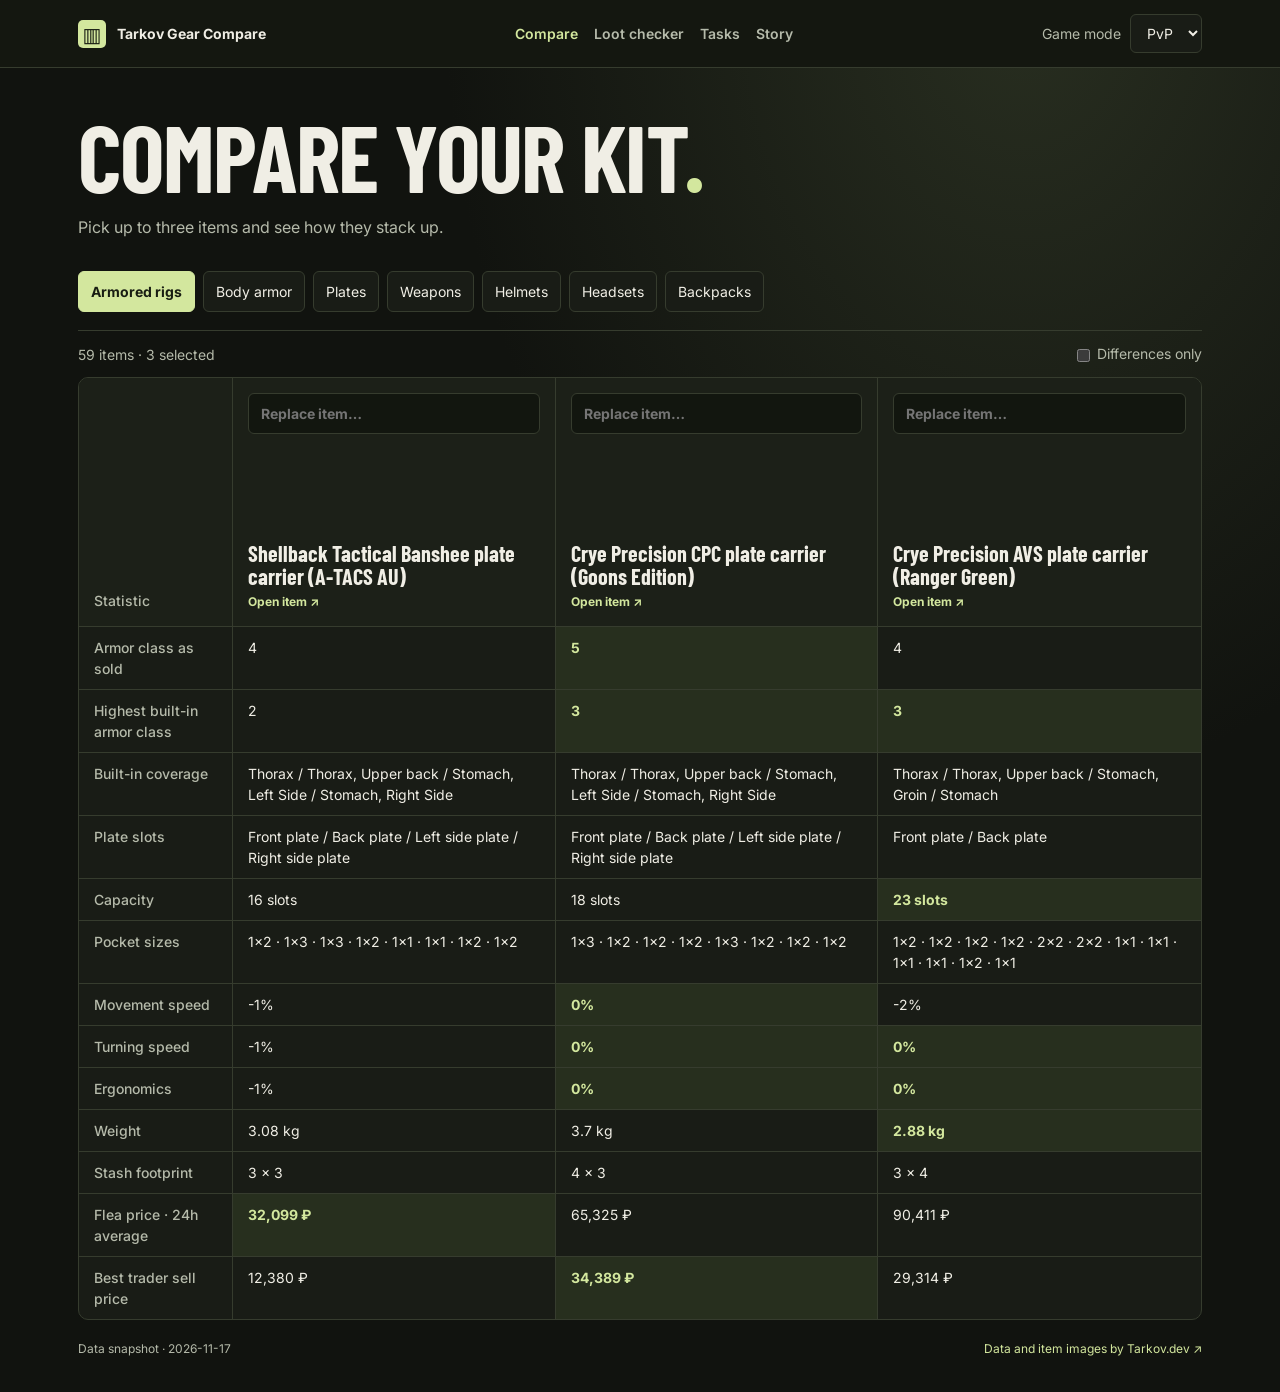
<file: index.html>
<!doctype html>
<html lang="en">
<head>
<meta charset="utf-8">
<meta name="viewport" content="width=device-width, initial-scale=1">
<meta name="description" content="Compare Escape from Tarkov rigs, armor, helmets, headsets and backpacks side by side.">
<title>Tarkov Gear Compare</title>
<link rel="stylesheet" href="style.css">
<script defer src="data.js"></script>
<script defer src="app.js?v=3"></script>
</head>
<body>
<header><div class="wrap top"><span class="brand"><span class="mark" aria-hidden="true">▥</span> Tarkov Gear Compare</span><div class="view-links"><a href="./" aria-current="page">Compare</a><a id="loot-link" href="loot.html">Loot checker</a><a id="tasks-link" href="tasks.html">Tasks</a><a id="story-link" href="story.html?mode=pve">Story</a></div><label class="mode">Game mode <select id="mode"><option value="pvp">PvP</option><option value="pve">PvE</option></select></label></div></header>
<main class="wrap">
<section class="intro"><h1>Compare your kit<span>.</span></h1><p>Pick up to three items and see how they stack up.</p></section>
<section aria-label="Gear comparison">
<nav id="categories" aria-label="Gear category"></nav>
<div class="toolbar"><p id="status" role="status">Loading gear…</p><label><input type="checkbox" id="differences"> Differences only</label></div>
<div class="comparison" id="comparison" hidden tabindex="0" aria-label="Scrollable gear comparison">
<table><thead id="cards"></thead><tbody id="stats"></tbody></table>
</div>
</section>
</main>
<footer class="wrap"><span id="snapshot"></span><a href="https://tarkov.dev/api/">Data and item images by Tarkov.dev ↗</a></footer>
</body>
</html>
</file>
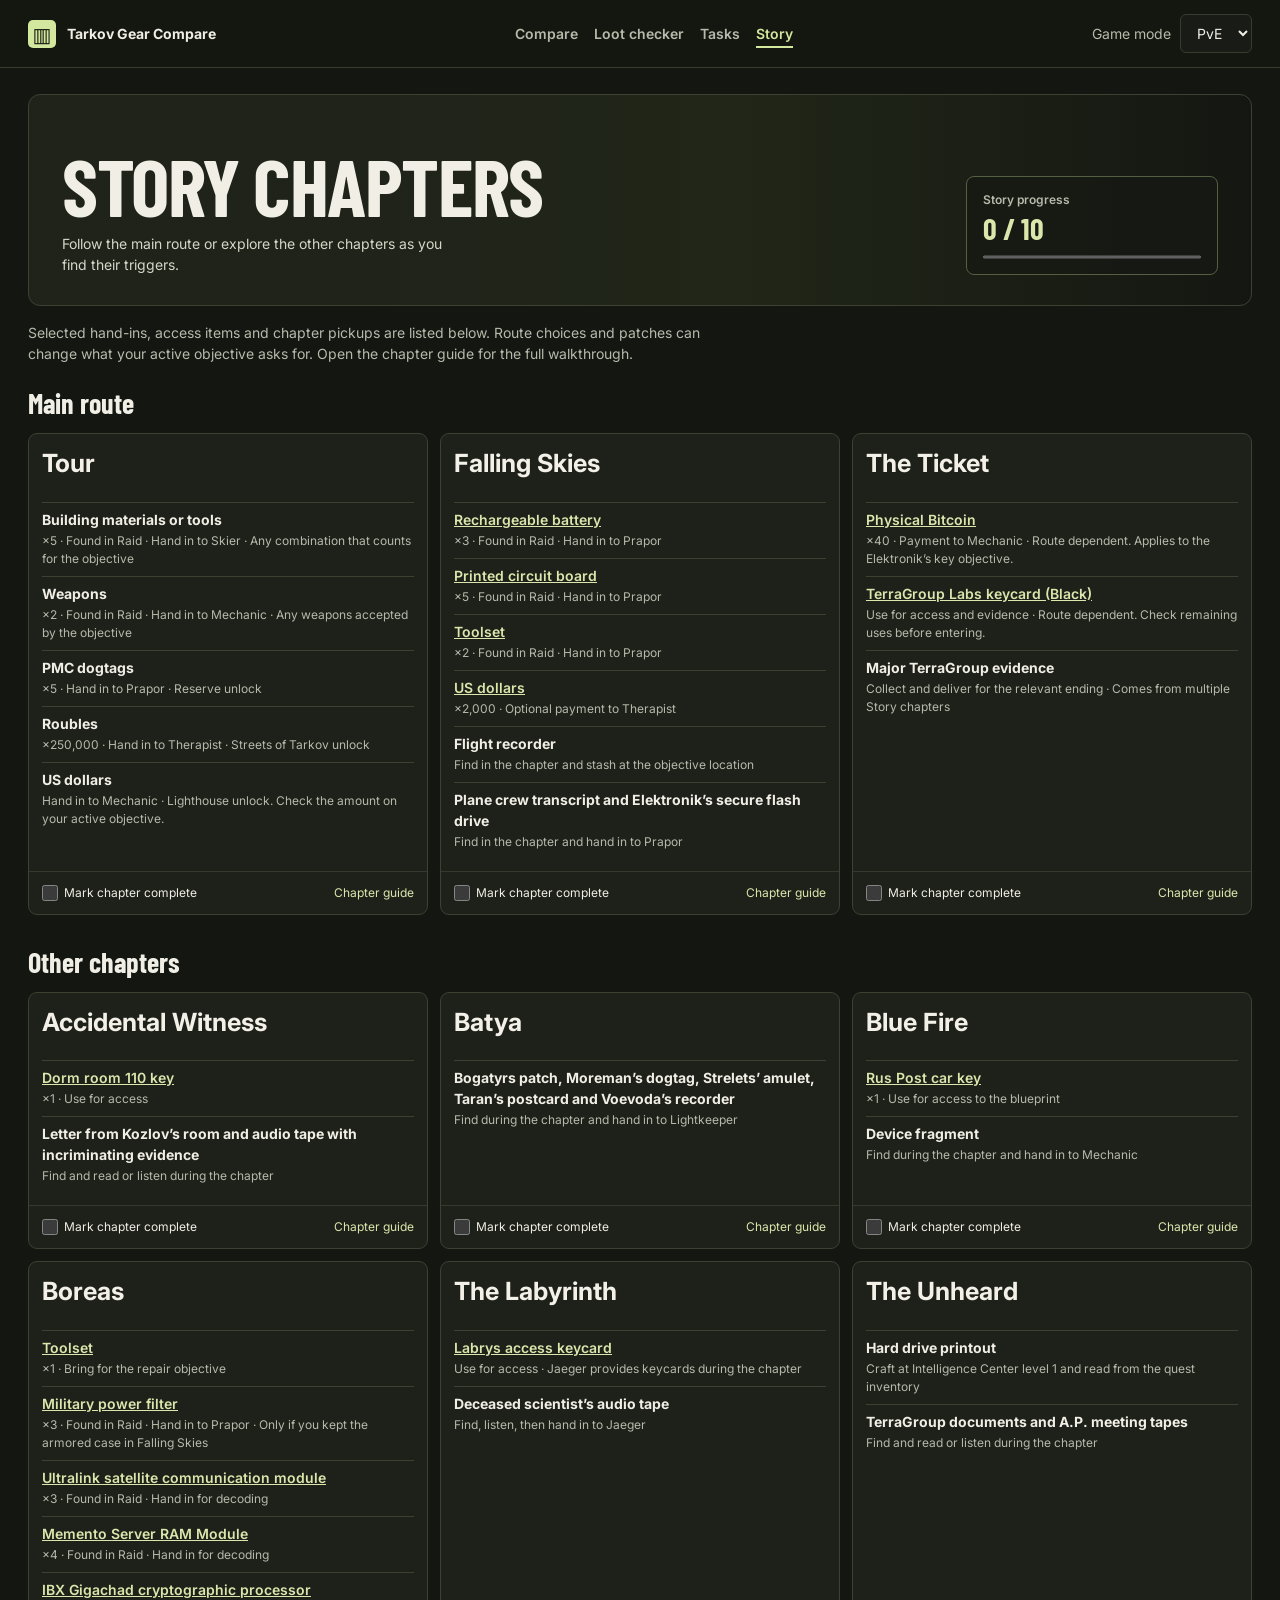
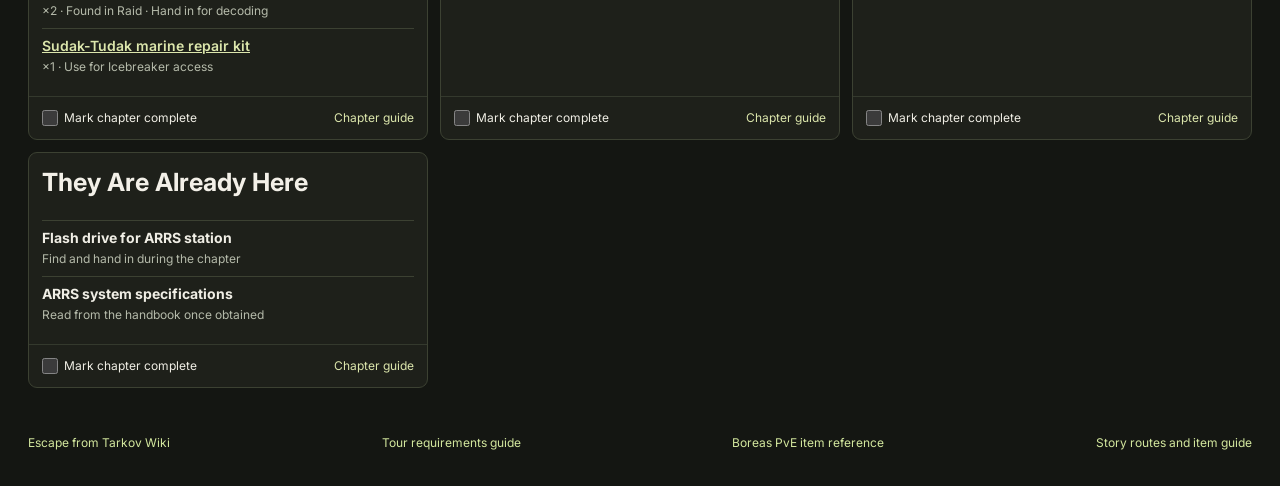
<file: story.html>
<!doctype html>
<html lang="en">
<head>
<meta charset="utf-8">
<meta name="viewport" content="width=device-width, initial-scale=1">
<meta name="description" content="Escape from Tarkov story chapters and selected item hand-ins.">
<title>Tarkov Story Checklist</title>
<link rel="stylesheet" href="style.css">
<link rel="stylesheet" href="tasks.css?v=3">
<script defer src="data.js?v=2"></script>
<script defer src="progress.js"></script>
<script defer src="story.js"></script>
</head>
<body class="tasks-page">
<header><div class="wrap top"><span class="brand"><span class="mark" aria-hidden="true">▥</span> Tarkov Gear Compare</span><div class="view-links"><a href="./" id="compare-link">Compare</a><a href="loot.html" id="loot-link">Loot checker</a><a href="tasks.html" id="tasks-link">Tasks</a><a href="story.html" aria-current="page">Story</a></div><label class="mode">Game mode <select id="mode"><option value="pvp">PvP</option><option value="pve">PvE</option></select></label></div></header>
<main class="wrap">
<section class="task-hero">
  <div class="task-hero-copy"><h1>Story chapters</h1><p>Follow the main route or explore the other chapters as you find their triggers.</p></div>
  <div class="task-meter" id="story-meter" hidden><label for="story-progress">Story progress</label><strong id="story-total">0 / 10</strong><progress id="story-progress" value="0" max="10"></progress></div>
</section>
<p class="story-note">Selected hand-ins, access items and chapter pickups are listed below. Route choices and patches can change what your active objective asks for. Open the chapter guide for the full walkthrough.</p>
<p id="status" role="status">Loading Story chapters…</p>
<section class="story-section" aria-labelledby="main-route"><h2 id="main-route">Main route</h2><ol class="story-grid" id="story-main"></ol></section>
<section class="story-section" aria-labelledby="side-chapters"><h2 id="side-chapters">Other chapters</h2><ul class="story-grid" id="story-side"></ul></section>
</main>
<footer class="wrap"><a href="https://escapefromtarkov.fandom.com/wiki/Story_chapters">Escape from Tarkov Wiki</a><a href="https://tarkov.aquapado.com/guide/en/start/">Tour requirements guide</a><a href="https://raidsignal.com/guides/boreas?mode=pve">Boreas PvE item reference</a><a href="https://tarkovraiders.com/story">Story routes and item guide</a></footer>
</body>
</html>
</file>
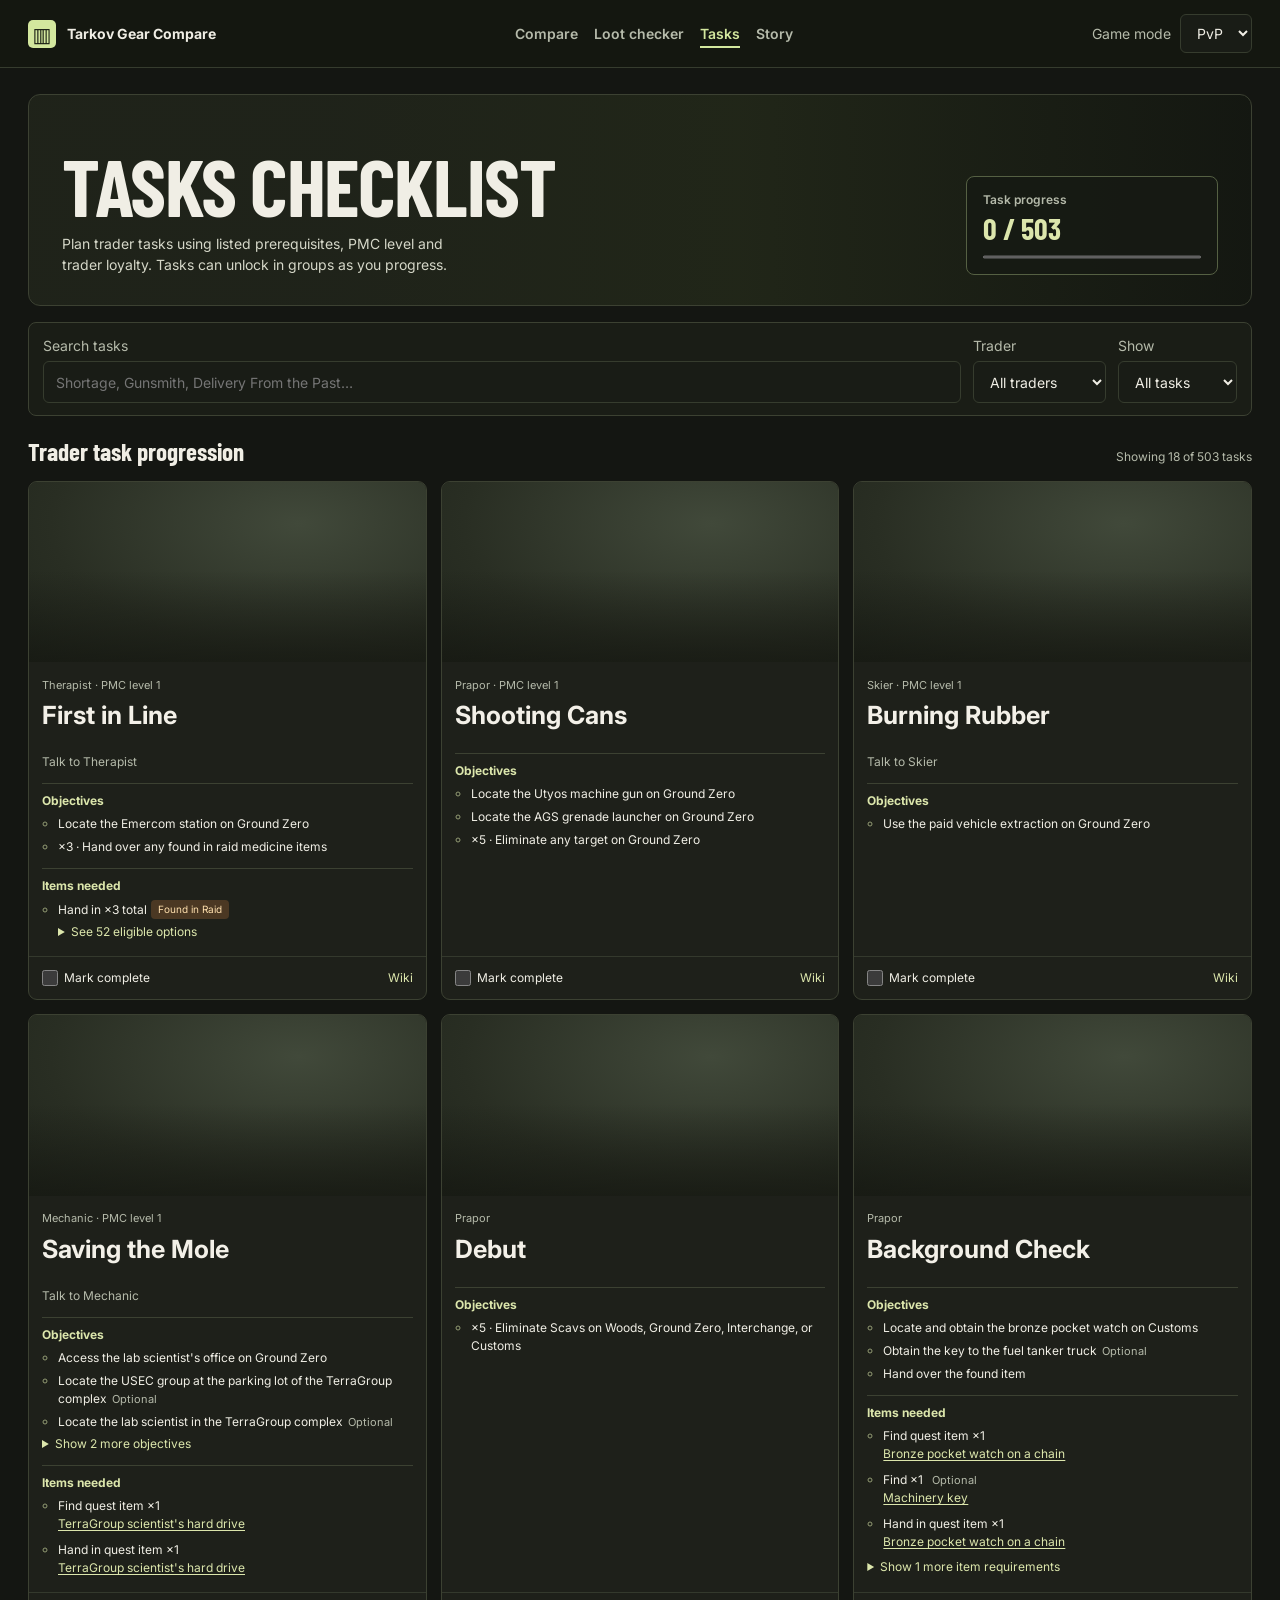
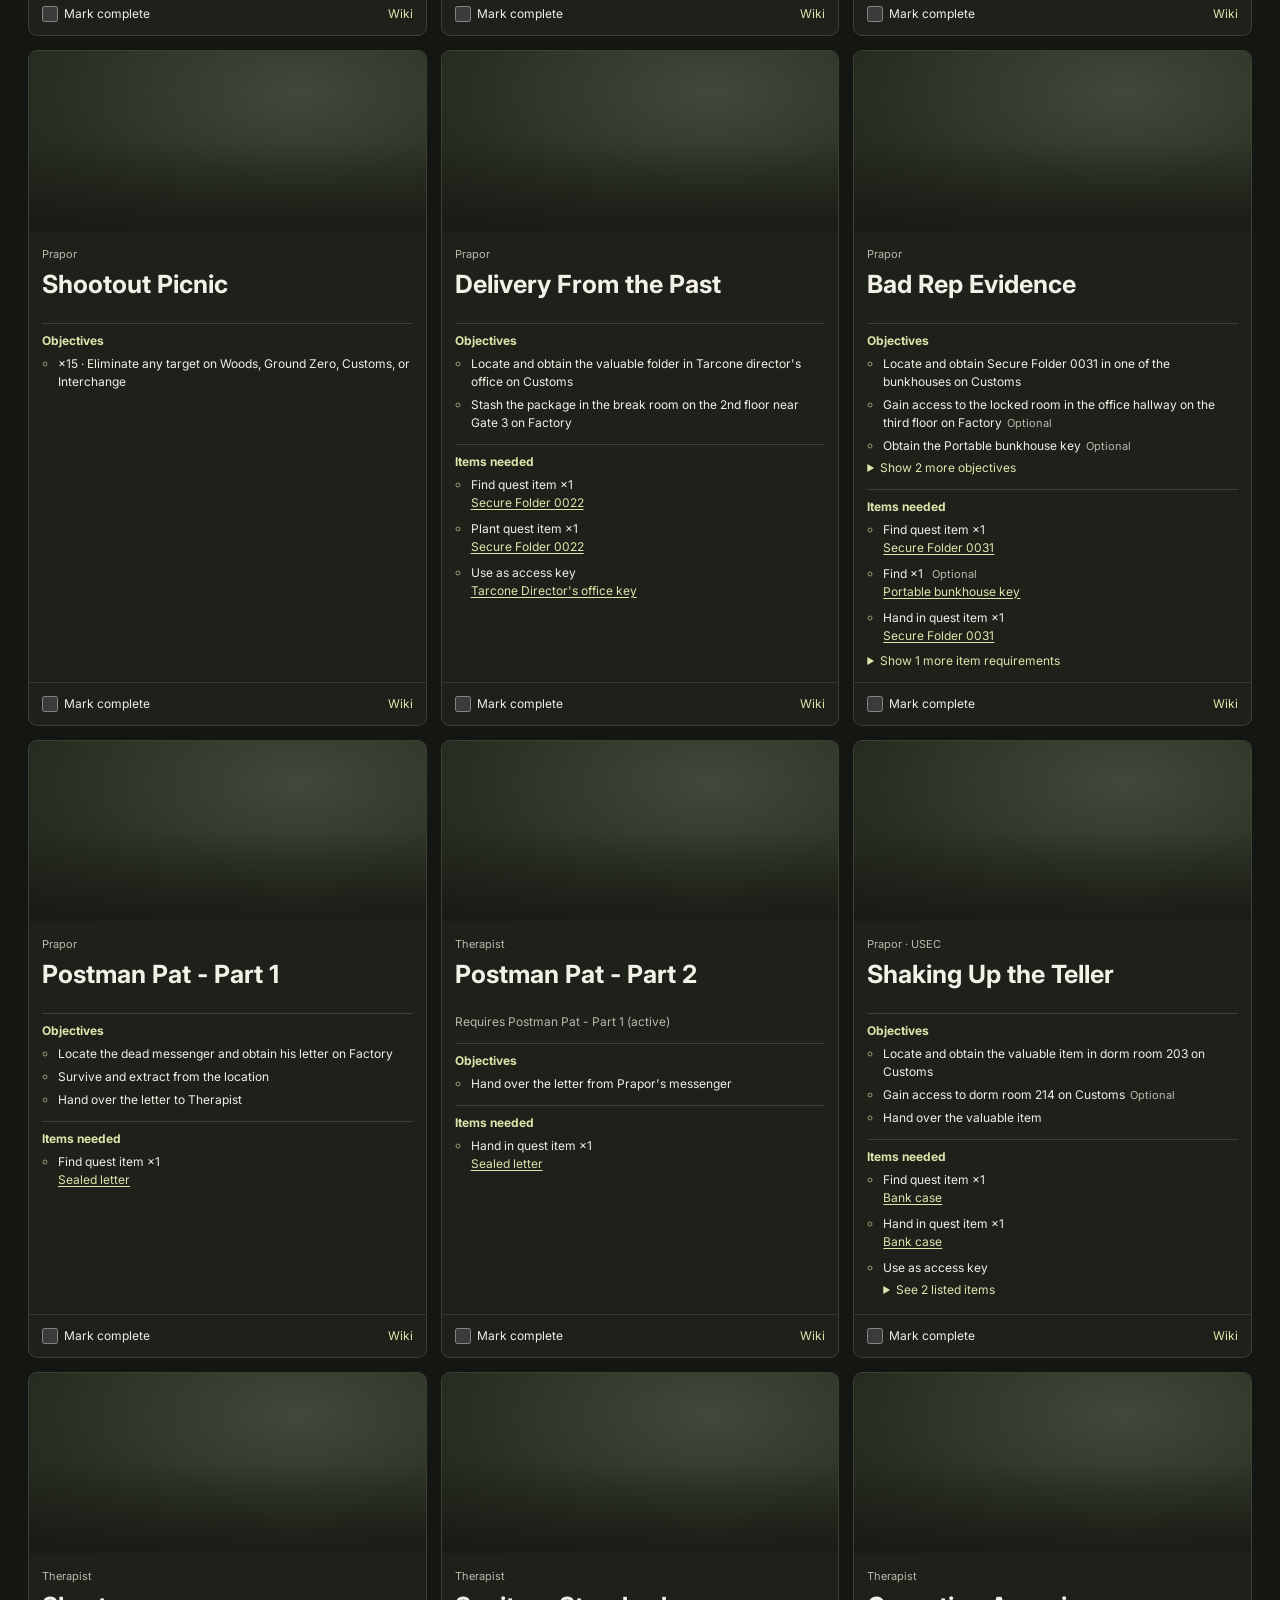
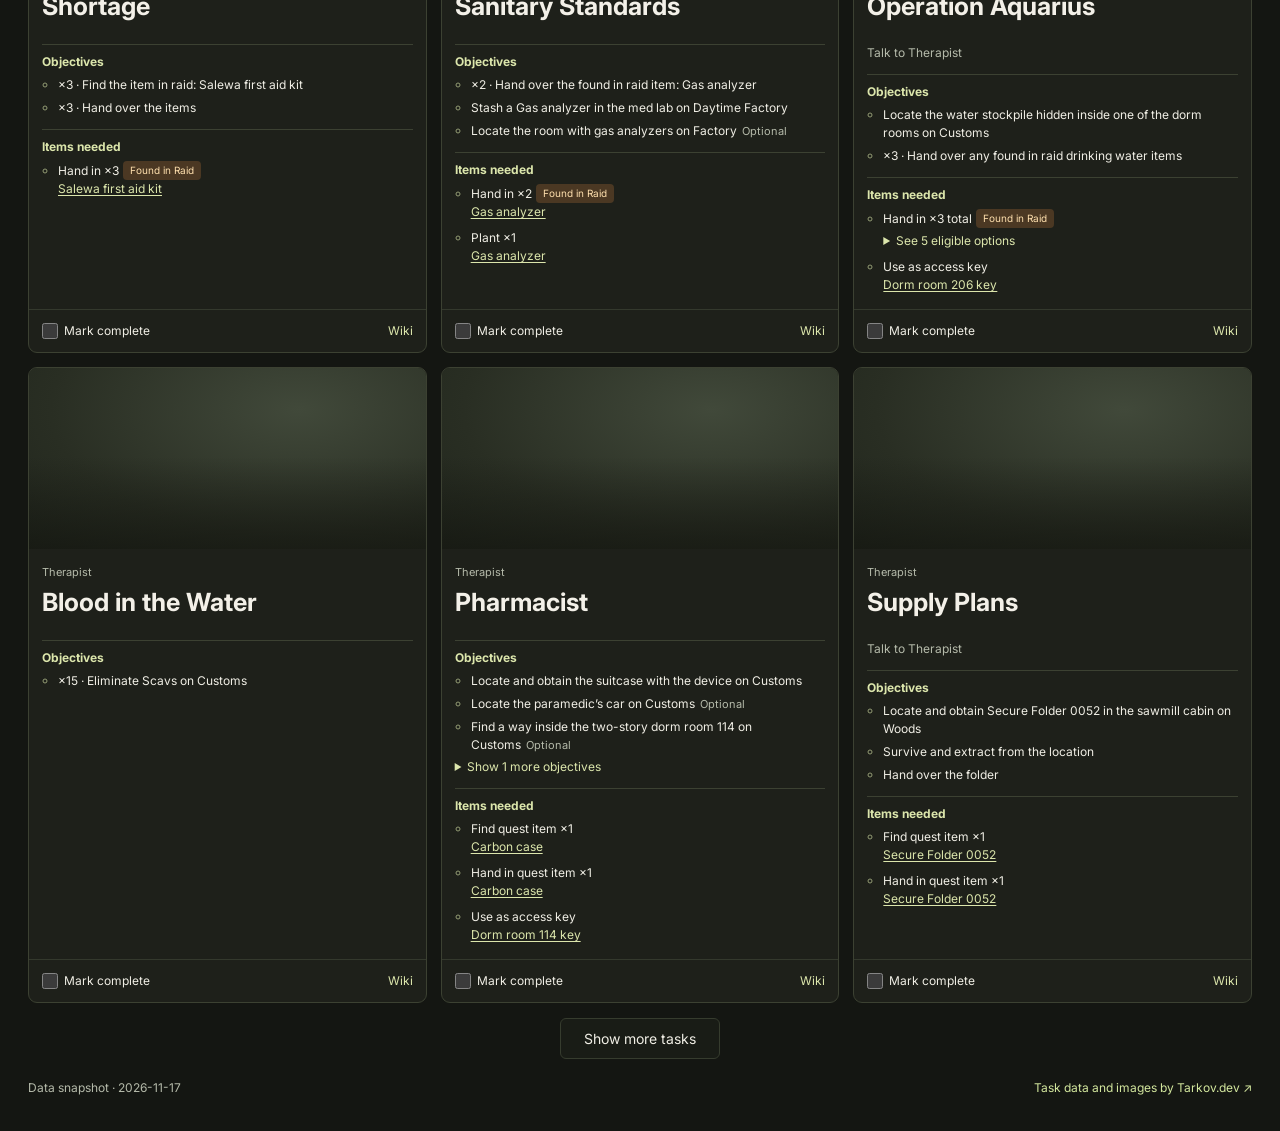
<file: tasks.html>
<!doctype html>
<html lang="en">
<head>
<meta charset="utf-8">
<meta name="viewport" content="width=device-width, initial-scale=1">
<meta name="description" content="Track Escape from Tarkov tasks in unlock order for PvP and PvE.">
<title>Tarkov Tasks Checklist</title>
<link rel="stylesheet" href="style.css">
<link rel="stylesheet" href="tasks.css?v=4">
<script defer src="data.js?v=2"></script>
<script defer src="progress.js"></script>
<script defer src="tasks.js?v=4"></script>
</head>
<body class="tasks-page">
<header><div class="wrap top"><span class="brand"><span class="mark" aria-hidden="true">▥</span> Tarkov Gear Compare</span><div class="view-links"><a id="compare-link" href="./">Compare</a><a id="loot-link" href="loot.html">Loot checker</a><a href="tasks.html" aria-current="page">Tasks</a><a id="story-link" href="story.html?mode=pve">Story</a></div><label class="mode">Game mode <select id="mode"><option value="pvp">PvP</option><option value="pve">PvE</option></select></label></div></header>
<main class="wrap">
<section class="task-hero" aria-labelledby="task-heading">
  <div class="task-hero-copy">
    <h1 id="task-heading">Tasks checklist</h1>
    <p>Plan trader tasks using listed prerequisites, PMC level and trader loyalty. Tasks can unlock in groups as you progress.</p>
  </div>
  <div class="task-meter" id="task-meter" hidden>
    <label for="task-progress">Task progress</label>
    <strong id="task-total">0 / 0</strong>
    <progress id="task-progress" value="0" max="1"></progress>
  </div>
</section>
<section class="task-board" aria-label="Task browser">
  <div class="loot-controls task-filters">
    <label>Search tasks <input id="task-search" type="search" placeholder="Shortage, Gunsmith, Delivery From the Past…" autocomplete="off"></label>
    <label>Trader <select id="task-trader"><option value="">All traders</option></select></label>
    <label>Show <select id="task-status"><option value="all">All tasks</option><option value="remaining">Incomplete</option><option value="completed">Completed</option></select></label>
  </div>
  <div class="task-results"><h2>Trader task progression</h2><div class="task-result-actions"><button type="button" id="task-clear" hidden>All trader tasks</button><p id="status" role="status">Loading tasks…</p></div></div>
  <ol id="task-list" aria-label="Tasks in unlock order"></ol>
  <button id="task-more" class="task-more" type="button" hidden>Show more tasks</button>
</section>
</main>
<footer class="wrap"><span id="snapshot"></span><a href="https://tarkov.dev/api/">Task data and images by Tarkov.dev ↗</a></footer>
</body>
</html>
</file>
<file: style.css>
@import url('https://fonts.googleapis.com/css2?family=Barlow+Condensed:wght@600;700&family=Inter:wght@400;500;600;700&display=swap');
:root{color-scheme:dark;--bg:#11130f;--panel:#191c16;--line:#363c2e;--text:#f0eee5;--muted:#b5baaa;--lime:#d3e79e;--winner:#272f1e}
*{box-sizing:border-box}
body{margin:0;background:radial-gradient(ellipse at 80% 0%,#282e20 0%,transparent 40%),var(--bg);color:var(--text);font:14px/1.5 Inter,system-ui,sans-serif}
.wrap{max-width:1180px;margin:auto;padding-inline:28px}
header{border-bottom:1px solid var(--line);background:#141710}
.top,footer,.toolbar{display:flex;align-items:center;justify-content:space-between;gap:12px}
.top{min-height:67px}
.brand{font-weight:700;display:flex;align-items:center;gap:11px}
.mark{display:grid;place-items:center;color:#181d12;background:var(--lime);width:28px;height:28px;border-radius:5px;font-size:20px}
.mode{color:var(--muted);display:flex;gap:9px;align-items:center}
button,input,select{font:inherit}
button,select,input[type=search]{background:var(--panel);color:var(--text);border:1px solid var(--line);border-radius:6px;padding:9px 12px}
button,select{cursor:pointer}
:focus-visible{outline:2px solid var(--lime);outline-offset:3px}
.intro{padding:44px 0 32px}
h1,h2{font-family:'Barlow Condensed','Arial Narrow',Inter,sans-serif;margin:0}
h1{font-size:clamp(56px,9vw,94px);line-height:.93;text-transform:uppercase;letter-spacing:-.018em}
h1 span{color:var(--lime)}
.intro p{font-size:16px;color:var(--muted);margin:16px 0 0}
nav{display:flex;gap:8px;flex-wrap:wrap;border-bottom:1px solid var(--line);padding-bottom:18px}
nav button[aria-pressed=true]{color:#181d12;background:var(--lime);border-color:var(--lime);font-weight:700}
.toolbar{padding:12px 0;color:var(--muted)}
.toolbar p{margin:0}
.toolbar label{white-space:nowrap;cursor:pointer}
input[type=checkbox]{accent-color:var(--lime);vertical-align:middle}
.comparison{overflow-x:auto;border:1px solid var(--line);border-radius:10px;background:var(--panel)}
table{width:100%;min-width:730px;table-layout:fixed;border-collapse:separate;border-spacing:0;text-align:left}
th,td{border-right:1px solid var(--line);border-bottom:1px solid var(--line);padding:10px 15px;vertical-align:top;overflow-wrap:anywhere}
th:last-child,td:last-child{border-right:none}
tbody tr:last-child>*{border-bottom:none}
th:first-child{width:154px;color:var(--muted);font-weight:500}
thead th{padding:15px;background:#1c2018}
thead th:first-child{vertical-align:bottom}
td.best{background:var(--winner);color:var(--lime);font-weight:700}
.pick{position:relative}
.pick > input{width:100%;padding-right:10px;background:#12160f}
.results{position:absolute;z-index:2;top:100%;left:0;right:0;max-height:210px;overflow:auto;background:#202519;border:1px solid #586248;border-radius:6px;box-shadow:0 12px 28px #0009}
.results button{display:block;text-align:left;width:100%;font-size:12px;border:0;border-bottom:1px solid var(--line);border-radius:0}
.results button:hover,.results button:focus{background:var(--winner);color:var(--lime)}
.results p{margin:8px;font-size:12px;color:var(--muted)}
.item{min-height:177px;padding-top:8px;display:flex;flex-direction:column;align-items:flex-start;justify-content:flex-end;gap:5px}
.item img{align-self:center;width:100%;height:95px;object-fit:contain;margin:5px 0}
.item h2{font-size:22px;line-height:1.05}
.item a,footer a{color:var(--lime);text-decoration:none;font-size:12px}
.item a:hover,footer a:hover{text-decoration:underline}
.item small,.sub{color:var(--muted);font-size:12px}
footer{color:var(--muted);font-size:12px;padding-block:20px 34px}
@media(max-width:600px){.wrap{padding-inline:14px}.intro{padding-top:32px}th:first-child{width:110px}table{min-width:670px}.toolbar{font-size:12px} footer{align-items:flex-start;flex-direction:column}}

.view-links{display:flex;gap:16px;align-items:center}
.view-links a{color:var(--muted);text-decoration:none;font-weight:600;white-space:nowrap}
.view-links a[aria-current=page],.view-links a:hover{color:var(--lime)}
.loot-controls{display:flex;gap:12px;flex-wrap:wrap;align-items:end}
.loot-controls label{display:grid;gap:5px;color:var(--muted)}
.loot-controls label:first-child{flex:1;min-width:min(280px,100%)}
.loot-controls input{width:100%;min-height:42px}
#loot-results{display:grid;gap:10px}
.loot-item{background:var(--panel);border:1px solid var(--line);border-radius:8px}
.loot-item summary{cursor:pointer;list-style:none;display:grid;grid-template-columns:52px minmax(0,1fr) auto 14px;align-items:center;gap:12px;padding:13px 16px}
.loot-item summary::-webkit-details-marker{display:none}
.loot-item summary::after{content:"+";color:var(--lime);font-weight:700}
.loot-item[open] summary::after{content:"−"}
.loot-item[open] summary{border-bottom:1px solid var(--line)}
.loot-icon{width:52px;height:44px;object-fit:contain}
.loot-title{display:block;font-size:16px;font-weight:700}
.loot-meta{display:flex;gap:5px 9px;align-items:center;flex-wrap:wrap;margin-top:4px}
.badge{display:inline-block;padding:2px 7px;border-radius:4px;background:#313729;color:var(--text);font-size:12px}
.badge.keep{background:#343e25;color:var(--lime)}
.badge.fir{background:#4b3823;color:#ffe0ae}
.loot-price{text-align:right;white-space:nowrap}
.loot-price strong{display:block}
.loot-details{padding:12px 16px 16px}
.loot-details a{color:var(--lime)}
.loot-detail-prices{display:flex;flex-wrap:wrap;gap:8px 22px;margin-bottom:8px;font-size:13px}
.need{display:grid;grid-template-columns:minmax(0,1fr) auto;gap:8px;padding:9px 0;border-bottom:1px solid var(--line)}
.need:last-child{border-bottom:0}
.need p{margin:0}
.need label{white-space:nowrap;font-size:12px;align-self:center}
.need.done .need-name{opacity:.65}
#more{margin-top:14px}
.loot-note{margin:14px 0 0}
@media(max-width:620px){
  .top{flex-wrap:wrap;gap:10px;padding-block:9px}
  .brand{flex:1 0 100%}
  .loot-item summary{grid-template-columns:42px minmax(0,1fr) auto 10px;gap:8px;padding-inline:10px}
  .loot-icon{width:42px}
  .loot-price strong{font-size:12px}
  .loot-title{font-size:14px}
  .need{grid-template-columns:1fr}
}
.loot-price{display:grid;gap:2px}
.loot-price-line{display:flex;justify-content:space-between;gap:12px}
.loot-price-line strong{font-size:13px}
@media(max-width:620px){
  .view-links{gap:11px;flex-wrap:wrap}
  .loot-price-line{gap:5px}
  .loot-price-line .sub,.loot-price-line strong{font-size:11px}
}
.story-badge { background: #302d46; color: #e5d9ff; }
.loot-story { margin-top: 14px; border-top: 1px solid var(--line); }
.loot-story h3 { margin: 9px 0 3px; font-size: 14px; }
</file>
<file: tasks.css>
.tasks-page {
  --task-card: #1e201a;
  --task-edge: #3c4132;
  --task-accent: #dce6ac;
  background: #141612;
}
.tasks-page .wrap { max-width: 1300px; }
.tasks-page .view-links a[aria-current="page"] {
  text-decoration: underline;
  text-underline-offset: 7px;
  text-decoration-thickness: 2px;
}
.task-hero {
  position: relative;
  display: flex;
  align-items: end;
  justify-content: space-between;
  gap: 24px;
  min-height: 212px;
  overflow: hidden;
  margin-top: 26px;
  padding: 30px 33px;
  border: 1px solid var(--task-edge);
  border-radius: 12px;
  background: linear-gradient(90deg, #21251bd9 25%, #242a1acc 58%, #141811aa),
    url("https://assets.tarkov.dev/5bc4776586f774512d07cf05.webp") 82% 52% / cover;
}
.task-hero h1 { font-size: clamp(45px, 7vw, 81px); line-height: .88; }
.task-hero p { max-width: 44ch; margin: 13px 0 0; color: #d5d7c8; }
.task-meter {
  flex: 0 0 min(252px, 33%);
  display: grid;
  gap: 4px;
  padding: 14px 16px;
  background: #171a13e8;
  border: 1px solid #556043;
  border-radius: 8px;
}
.task-meter[hidden] { display: none; }
.task-meter label { color: var(--muted); font-size: 12px; font-weight: 600; }
.task-meter strong { color: var(--task-accent); font-family: "Barlow Condensed", sans-serif; font-size: 30px; line-height: 1.06; }
.task-meter progress { display: block; width: 100%; height: 6px; margin-top: 5px; accent-color: var(--task-accent); }
.task-board { margin-top: 16px; }
.task-filters {
  padding: 12px 14px;
  border: 1px solid var(--task-edge);
  border-radius: 8px;
  background: #1a1d16;
}
.task-filters select { min-height: 42px; }
.task-results { display: flex; align-items: baseline; justify-content: space-between; gap: 14px; margin: 17px 0 10px; }
.task-results h2 { font-size: 25px; }
.task-results p { margin: 0; color: var(--muted); font-size: 12px; }
#task-list {
  display: grid;
  grid-template-columns: repeat(3, minmax(0, 1fr));
  gap: 14px;
  padding: 0;
  margin: 0;
  list-style: none;
}
.task-card {
  display: flex;
  flex-direction: column;
  border: 1px solid var(--task-edge);
  border-radius: 9px;
  background: var(--task-card);
  overflow: hidden;
}
.task-card:focus-within { border-color: #858c62; }
.task-card.done { border-color: #69774c; }
.task-artwork {
  position: relative;
  display: grid;
  place-items: center;
  aspect-ratio: 2.2;
  overflow: hidden;
  background: radial-gradient(ellipse at 68% 23%, #41493a, #292e23 65%, #20251c);
}
.task-artwork::after {
  position: absolute;
  content: "";
  inset: 0;
  background: linear-gradient(transparent 49%, #151711b9);
  pointer-events: none;
}
.task-scene { width: 100%; height: 100%; position: absolute; inset: 0; object-fit: cover; }
.task-artwork .task-portrait { width: 76px; height: 76px; border-color: #5a614d; }
.task-completed {
  position: absolute;
  right: 9px;
  top: 9px;
  z-index: 1;
  padding: 3px 7px;
  color: var(--task-accent);
  background: #252d1aee;
  border: 1px solid #64734a;
  border-radius: 4px;
  font-size: 11px;
  font-weight: 700;
}
.task-card-body { padding: 11px 13px 12px; flex: 1; }
.task-meta { display: flex; flex-wrap: wrap; align-items: center; gap: 7px; min-height: 24px; }
.task-portrait { width: 23px; height: 23px; object-fit: cover; border: 1px solid #565c49; border-radius: 50%; }
.task-meta .sub { font-size: 11px; }
.task-name { font-size: 25px; line-height: 1.02; color: #f3f0e8; margin-top: 6px; }
.task-prereqs { margin: 7px 0 0; }
.task-card-footer {
  display: flex;
  align-items: center;
  justify-content: space-between;
  padding: 0 13px;
  min-height: 43px;
  gap: 7px;
  border-top: 1px solid #34392d;
}
.task-check { display: flex; align-items: center; gap: 6px; cursor: pointer; font-size: 12px; color: var(--text); }
.task-check input { margin: 0; width: 16px; height: 16px; }
.task-card.done .task-check { color: var(--task-accent); }
.task-wiki { color: var(--task-accent); font-size: 12px; text-decoration: none; white-space: nowrap; }
.task-wiki:hover { text-decoration: underline; }
.task-more { margin: 15px auto 0; display: block; min-width: 160px; }
.task-more[hidden] { display: none; }
@media (max-width: 860px) {
  #task-list { grid-template-columns: repeat(2, minmax(0, 1fr)); }
}
@media (max-width: 565px) {
  .task-hero { align-items: start; flex-direction: column; padding: 21px 16px; margin-top: 15px; gap: 12px; }
  .task-meter { width: 100%; }
  #task-list { grid-template-columns: minmax(0, 1fr); }
  .task-artwork { aspect-ratio: 2.45; }
  .task-filters label:first-child { flex-basis: 100%; }
}
.story-note { color: var(--muted); max-width: 80ch; margin: 16px 0; }
.story-section { margin: 18px 0 26px; }
.story-section h2 { font-size: 28px; margin: 0 0 9px; }
.story-grid { display: grid; grid-template-columns: repeat(3,minmax(0,1fr)); gap: 12px; list-style: none; padding: 0; margin: 0; }
.story-grid .task-card { scroll-margin-top: 16px; }
.story-grid .task-card:target { border-color: var(--task-accent); }
.story-items { list-style: none; padding: 0; margin: 10px 0 0; }
.story-items li { padding: 6px 0; border-top: 1px solid var(--task-edge); }
.story-items p { margin: 2px 0; }
.story-items a { color: var(--task-accent); font-weight: 600; }
@media(max-width: 860px) { .story-grid { grid-template-columns: repeat(2,minmax(0,1fr)); } }
@media(max-width: 565px) { .story-grid { grid-template-columns: minmax(0,1fr); } }
.task-detail { border-top: 1px solid var(--task-edge); margin-top: 12px; padding-top: 8px; }
.task-detail h4 { font-size: 12px; margin: 0 0 5px; color: var(--task-accent); }
.task-detail-list { display: grid; gap: 5px; margin: 0; padding-left: 16px; font-size: 12px; }
.task-detail-list li::marker { color: #929b73; }
.task-note { color: var(--muted); font-size: 11px; margin-inline-start: 5px; }
.task-specs { display: block; margin-block: 3px; }
.task-expand { font-size: 12px; margin-top: 4px; }
.task-expand summary { color: var(--task-accent); cursor: pointer; }
.task-expand .task-detail-list { margin-top: 5px; }
.task-item-row { padding-bottom: 3px; }
.task-item-label { display: flex; align-items: center; flex-wrap: wrap; gap: 4px; }
.task-item-label .badge { font-size: 10px; }
.task-item-link { color: var(--task-accent); text-underline-offset: 2px; }
.task-result-actions { display: flex; align-items: center; flex-wrap: wrap; gap: 8px; }
.task-result-actions button { padding: 4px 7px; color: var(--task-accent); cursor: pointer; }
</file>
